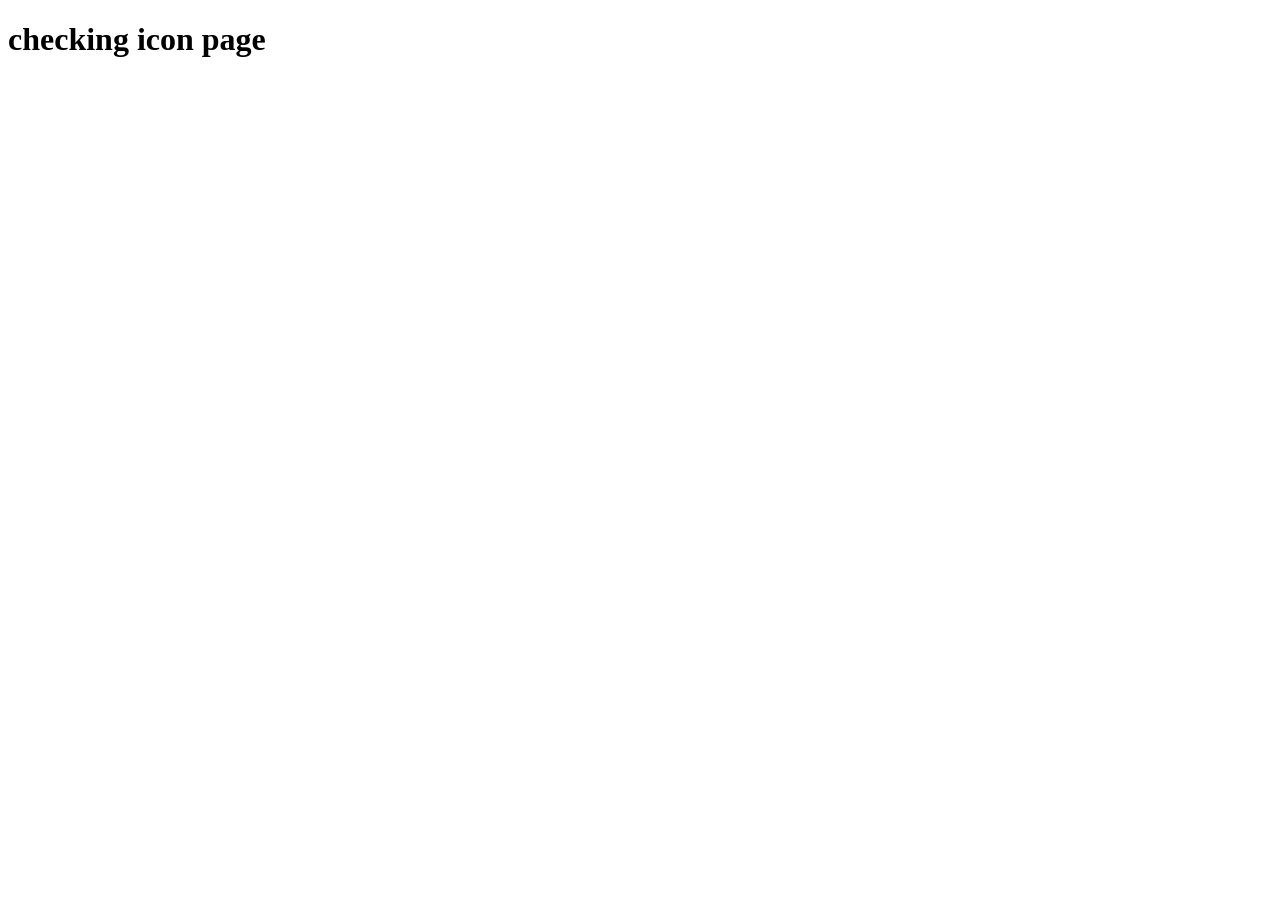
<file: test/templates/index.html>
<!DOCTYPE html>
<html>
	<head>
		<title> checking icon </title>
		<link rel="icon" href="{{ url_for('static', filename='jac.ico') }}">
	</head>
	<body>
		<h1> checking icon page</h1>
	</body>
</html>
</file>
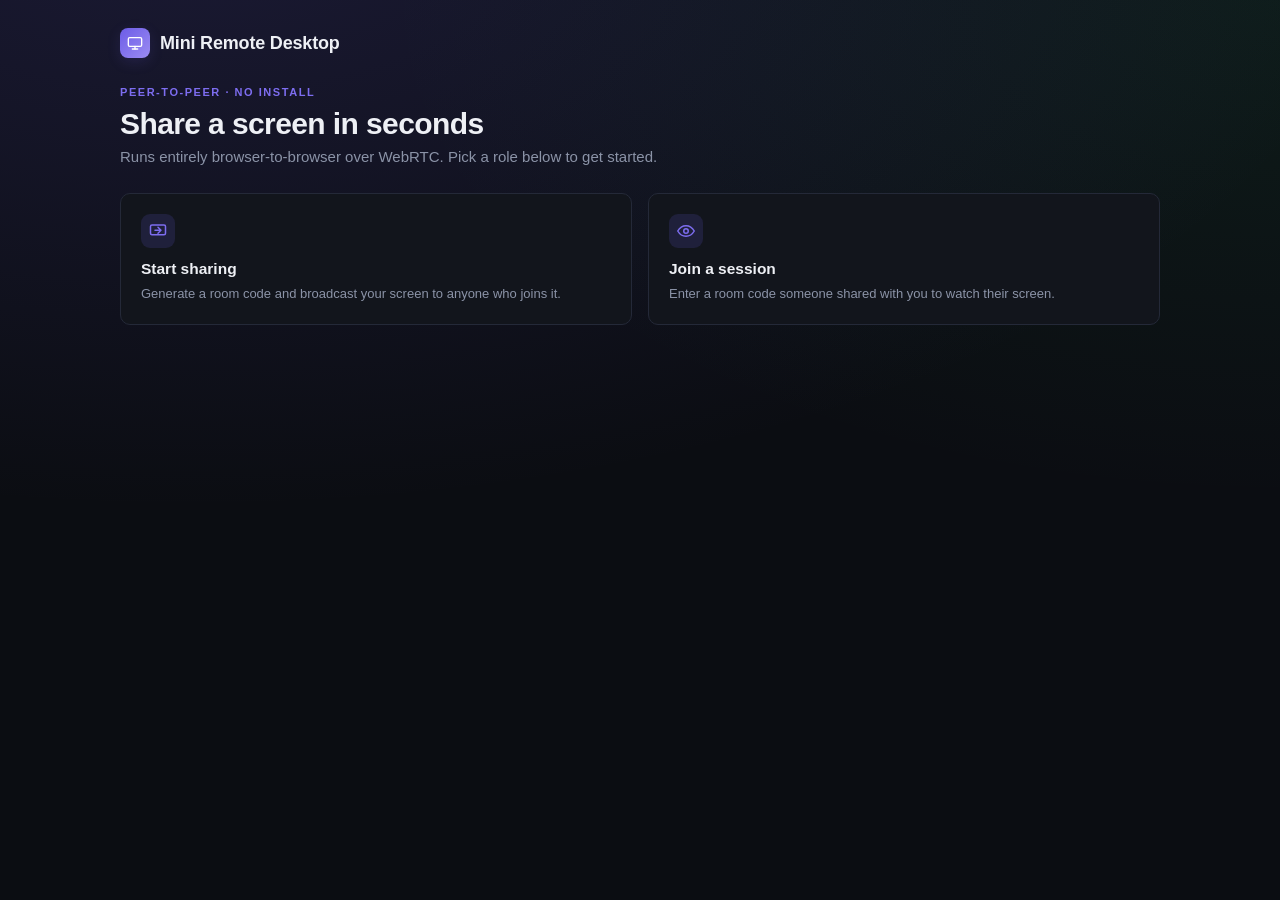
<file: getscreen/get_screen_chat_gpt/web/index.html>
<!DOCTYPE html>
<html lang="en">
<head>
<meta charset="UTF-8">
<meta name="viewport" content="width=device-width, initial-scale=1.0">
<title>Mini Remote Desktop</title>
<link rel="stylesheet" href="style.css">
</head>
<body>

<div class="page">

    <div class="top-bar">
        <a href="/" class="brand">
            <span class="brand-mark">
                <svg viewBox="0 0 24 24" fill="none" stroke="white" stroke-width="2" stroke-linecap="round" stroke-linejoin="round">
                    <rect x="2" y="4" width="20" height="13" rx="2"></rect>
                    <line x1="8" y1="21" x2="16" y2="21"></line>
                    <line x1="12" y1="17" x2="12" y2="21"></line>
                </svg>
            </span>
            Mini Remote Desktop
        </a>
    </div>

    <p class="eyebrow">Peer-to-peer &middot; No install</p>
    <h1>Share a screen in seconds</h1>
    <p class="subtitle">Runs entirely browser-to-browser over WebRTC. Pick a role below to get started.</p>

    <div class="choice-grid">

        <button class="choice-card" id="hostCard" type="button">
            <span class="icon">
                <svg width="18" height="18" viewBox="0 0 24 24" fill="none" stroke="currentColor" stroke-width="2" stroke-linecap="round" stroke-linejoin="round">
                    <rect x="2" y="4" width="20" height="13" rx="2"></rect>
                    <path d="M12 15l4-4-4-4M8 11h8"></path>
                </svg>
            </span>
            <h3>Start sharing</h3>
            <p>Generate a room code and broadcast your screen to anyone who joins it.</p>
        </button>

        <button class="choice-card" id="viewerCard" type="button">
            <span class="icon">
                <svg width="18" height="18" viewBox="0 0 24 24" fill="none" stroke="currentColor" stroke-width="2" stroke-linecap="round" stroke-linejoin="round">
                    <path d="M1 12s4-7 11-7 11 7 11 7-4 7-11 7-11-7-11-7z"></path>
                    <circle cx="12" cy="12" r="3"></circle>
                </svg>
            </span>
            <h3>Join a session</h3>
            <p>Enter a room code someone shared with you to watch their screen.</p>
        </button>

    </div>

    <div class="card" id="joinPanel" hidden>
        <p class="card-title">Join a session</p>
        <div class="field">
            <label for="room">Room code</label>
            <input id="room" type="text" class="uppercase-input" placeholder="e.g. K7P4QX" maxlength="32" autocomplete="off" autocapitalize="characters" spellcheck="false">
            <p class="helper-text">You can paste a full share link here too.</p>
        </div>
        <div class="btn-row">
            <button class="btn btn-primary" id="joinButton" type="button">Join session</button>
            <button class="btn btn-secondary" id="cancelJoin" type="button">Cancel</button>
        </div>
    </div>

</div>

<script type="module" src="js/index.js"></script>
</body>
</html>
</file>
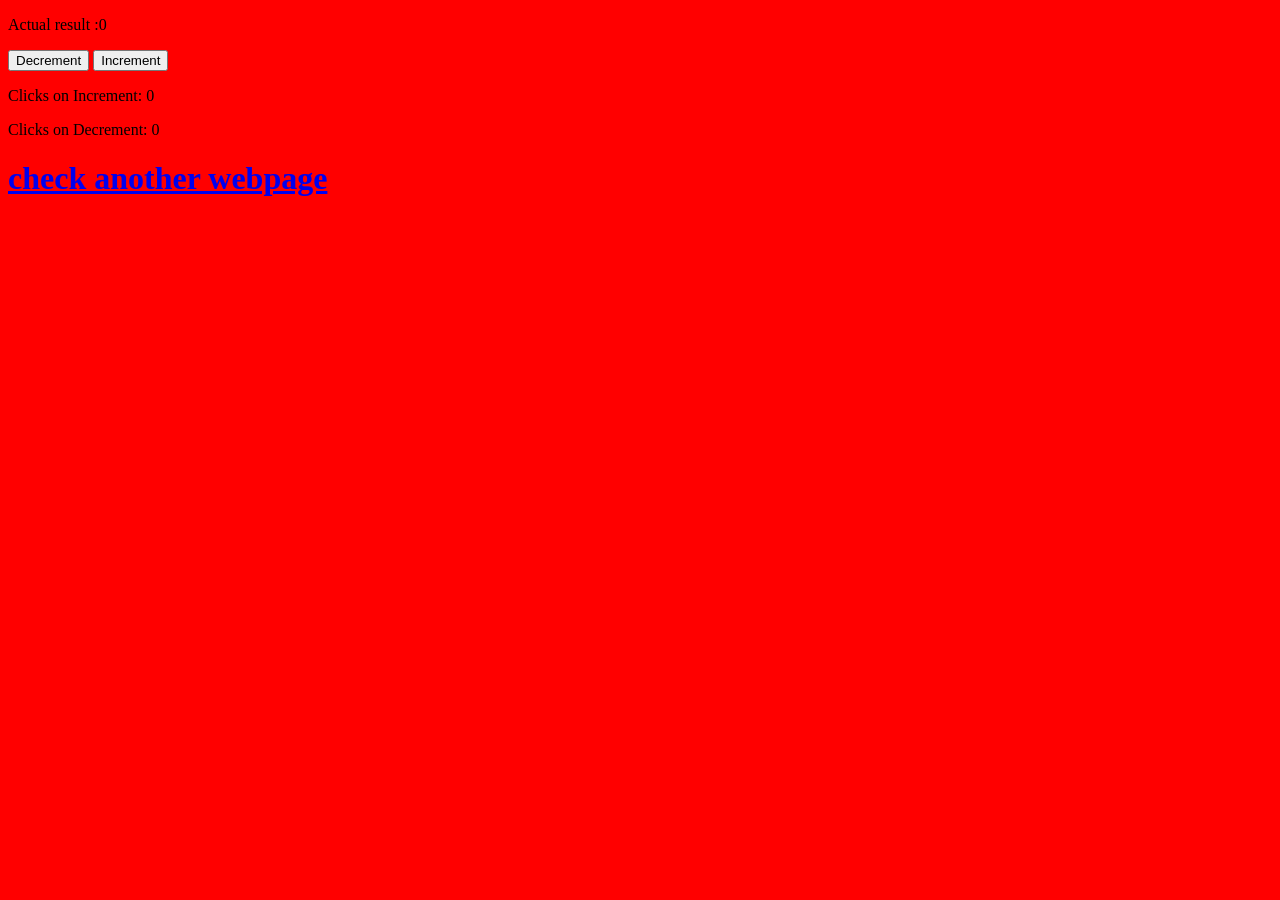
<file: counter.html>
<!DOCTYPE html>
<html>
	<head>
		<title> a simple counter </title>
	</head>
	<body bgcolor="red">
		<div class="container">
			<div class="counter">
				<p>Actual result :<span id="count">0</span></p>
			</div>
			<div>
				<button onclick="dec()">Decrement</button>
				<button onclick="inc()">Increment</button>
			</div>
			<div class="clicks">
				<p>Clicks on Increment: <span id="incCount">0</span></p>
				<p>Clicks on Decrement: <span id="decCount">0</span></p>
			</div>
		</div>
		<h1><a href=http://127.0.0.1:8081> check another webpage </a></h1>
		<script>
			let c=0,ci=0,cd=0;
			const count=document.getElementById("count");
			const incCount=document.getElementById("incCount");
			const decCount=document.getElementById("decCount");
			function inc(){
				c++;
				ci=c;
				update();
			}
			function dec(){
				c--;
				cd=c;
				update();
			}
			function update(){
				count.textContent=c;
				incCount.textContent=ci;
				decCount.textContent=cd;
			}
		</script>
	</body>
</html>
</file>
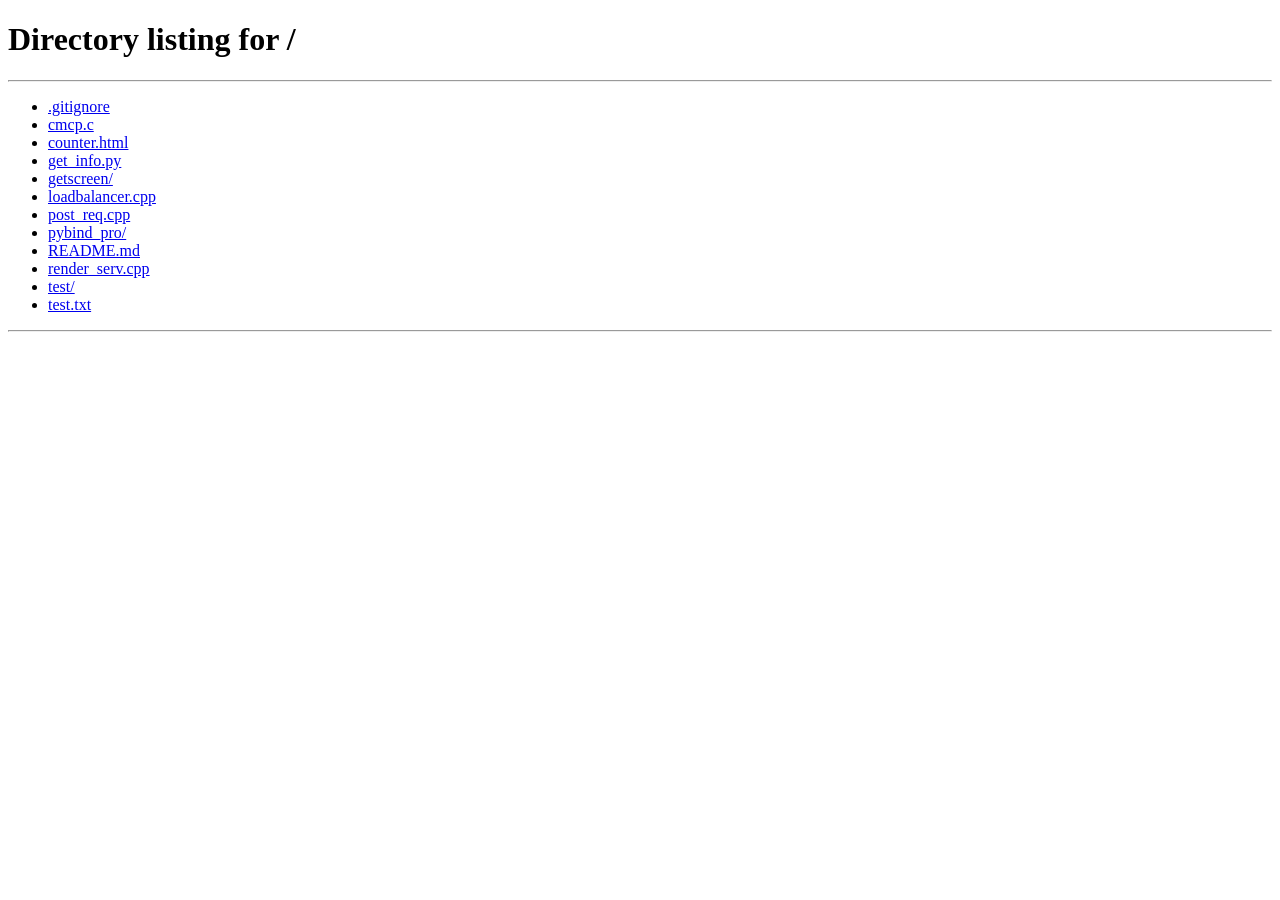
<file: getscreen/get_screen_chat_gpt/web/host.html>
<!DOCTYPE html>
<html lang="en">
<head>
<meta charset="UTF-8">
<meta name="viewport" content="width=device-width, initial-scale=1.0">
<title>Hosting &middot; Mini Remote Desktop</title>
<link rel="stylesheet" href="style.css">
</head>
<body>

<div class="page">

    <a href="/" class="back-link">&larr; Back</a>

    <p class="eyebrow">Host</p>
    <h1>Share your screen</h1>
    <p class="subtitle">Keep this tab open while you're presenting. Anyone with the room code can watch.</p>

    <div class="card">
        <p class="card-title">Room</p>
        <div class="room-code-display">
            <span class="code" id="roomCode">------</span>
            <div style="display:flex; gap:8px;">
                <button class="btn btn-secondary btn-icon" id="copyCode" title="Copy room code" type="button">
                    <svg width="16" height="16" viewBox="0 0 24 24" fill="none" stroke="currentColor" stroke-width="2" stroke-linecap="round" stroke-linejoin="round"><rect x="9" y="9" width="13" height="13" rx="2"></rect><path d="M5 15H4a2 2 0 01-2-2V4a2 2 0 012-2h9a2 2 0 012 2v1"></path></svg>
                </button>
                <button class="btn btn-secondary" id="copyLink" type="button">Copy viewer link</button>
            </div>
        </div>
        <div class="status-row">
            <span class="status-dot connecting" id="statusDot"></span>
            <span id="statusText">Connecting to signaling server&hellip;</span>
        </div>
    </div>

    <div class="card">
        <p class="card-title">Controls</p>
        <div class="btn-row" style="margin-top:0;">
            <button class="btn btn-primary" id="shareButton" type="button">
                <svg width="16" height="16" viewBox="0 0 24 24" fill="none" stroke="currentColor" stroke-width="2" stroke-linecap="round" stroke-linejoin="round"><rect x="2" y="4" width="20" height="13" rx="2"></rect><path d="M8 21h8M12 17v4"></path></svg>
                Share screen
            </button>
            <button class="btn btn-danger" id="stopButton" type="button" disabled>Stop sharing</button>
        </div>
    </div>

    <div class="card">
        <p class="card-title">Preview</p>
        <div class="video-wrap">
            <video id="preview" autoplay muted playsinline></video>
            <div class="video-empty-state" id="previewEmpty">
                <svg viewBox="0 0 24 24" fill="none" stroke="currentColor" stroke-width="1.5" stroke-linecap="round" stroke-linejoin="round"><rect x="2" y="4" width="20" height="13" rx="2"></rect><path d="M8 21h8M12 17v4"></path></svg>
                <span class="empty-title">Nothing shared yet</span>
                <span class="empty-sub">Click "Share screen" and choose a window, tab, or your entire display.</span>
            </div>
        </div>
        <div class="video-toolbar">
            <div class="stat-pills" id="statPills"></div>
        </div>
    </div>

    <div class="card">
        <p class="card-title">Viewers (<span id="viewerCount">0</span>)</p>
        <ul class="viewer-list" id="viewerList"></ul>
    </div>

</div>

<script type="module" src="js/host.js"></script>
</body>
</html>
</file>
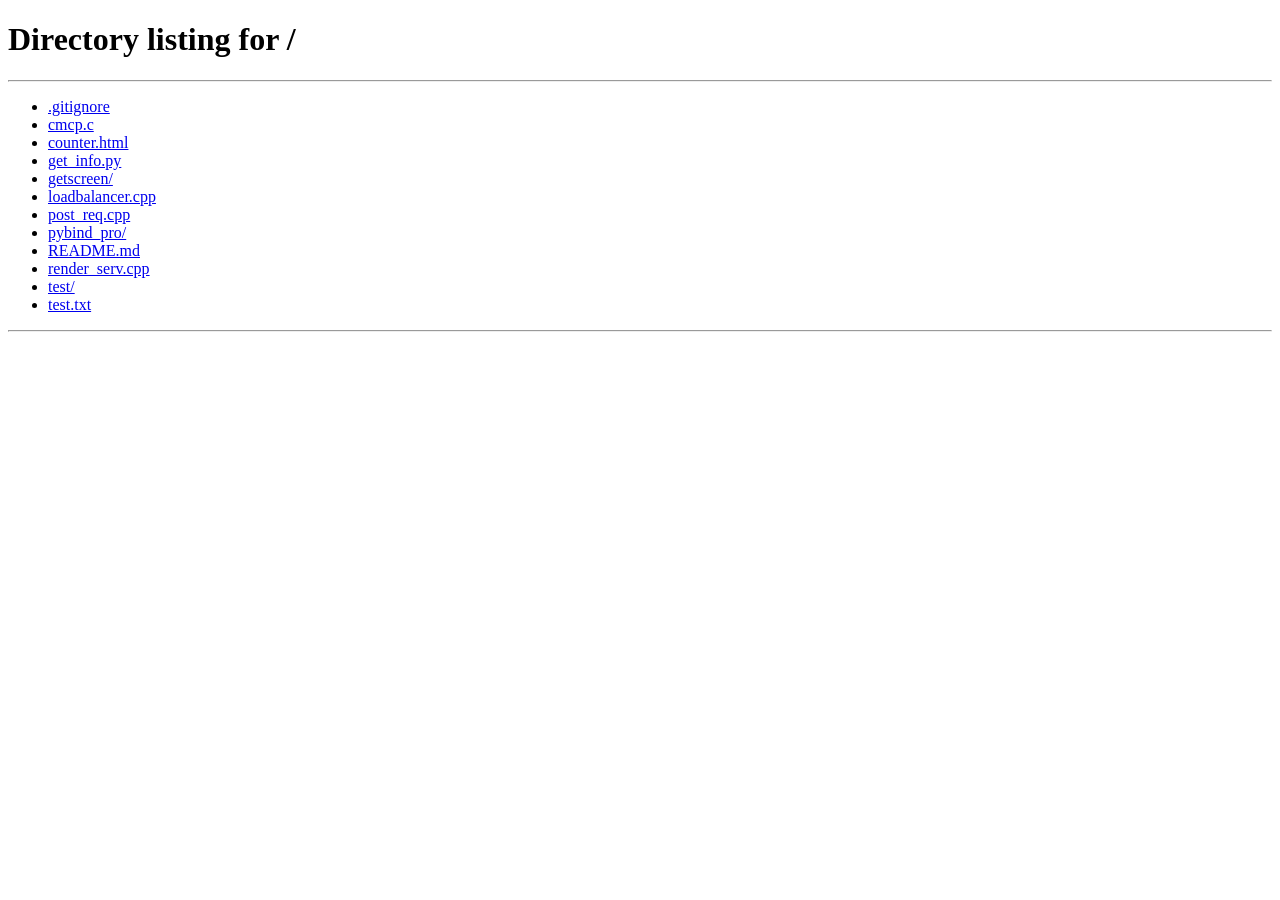
<file: getscreen/get_screen_chat_gpt/web/viewer.html>
<!DOCTYPE html>
<html lang="en">
<head>
<meta charset="UTF-8">
<meta name="viewport" content="width=device-width, initial-scale=1.0">
<title>Viewing &middot; Mini Remote Desktop</title>
<link rel="stylesheet" href="style.css">
</head>
<body>

<div class="page">

    <a href="/" class="back-link">&larr; Back</a>

    <p class="eyebrow">Viewer</p>
    <h1>Room <span id="roomCode">------</span></h1>
    <p class="subtitle">Watching this room's shared screen live.</p>

    <div class="card">
        <div class="status-row" style="margin-top:0;">
            <span class="status-dot connecting" id="statusDot"></span>
            <span id="statusText">Connecting to signaling server&hellip;</span>
        </div>
    </div>

    <div class="card">
        <div class="video-wrap" id="videoWrap">
            <video id="remoteVideo" autoplay playsinline></video>
            <div class="video-empty-state" id="videoEmpty">
                <svg viewBox="0 0 24 24" fill="none" stroke="currentColor" stroke-width="1.5" stroke-linecap="round" stroke-linejoin="round"><path d="M1 12s4-7 11-7 11 7 11 7-4 7-11 7-11-7-11-7z"></path><circle cx="12" cy="12" r="3"></circle></svg>
                <span class="empty-title" id="emptyTitle">Waiting for the host</span>
                <span class="empty-sub" id="emptySub">You'll see their screen here as soon as they start sharing.</span>
            </div>
        </div>
        <div class="video-toolbar">
            <div class="stat-pills" id="statPills"></div>
            <button class="btn btn-secondary" id="fullscreenButton" type="button" disabled>Fullscreen</button>
        </div>
    </div>

</div>

<script type="module" src="js/viewer.js"></script>
</body>
</html>
</file>
<file: getscreen/get_screen_chat_gpt/web/style.css>
:root {
    --bg: #0b0d12;
    --bg-elevated: #12151c;
    --card: #161a23;
    --card-border: #242938;
    --text: #eef0f5;
    --text-muted: #8b93a7;
    --accent: #6c5ce7;
    --accent-hover: #7d6df0;
    --accent-soft: rgba(108, 92, 231, 0.15);
    --success: #2ecc71;
    --danger: #ff5c6c;
    --warning: #f5b942;
    --radius-lg: 16px;
    --radius-md: 10px;
    --radius-sm: 7px;
    --shadow: 0 10px 30px rgba(0, 0, 0, 0.35);
    --font: -apple-system, BlinkMacSystemFont, "Segoe UI", Roboto, "Helvetica Neue", Arial, sans-serif;
}

* {
    box-sizing: border-box;
}

html, body {
    height: 100%;
}

body {
    margin: 0;
    font-family: var(--font);
    background:
        radial-gradient(1200px 600px at 15% -10%, rgba(108, 92, 231, 0.16), transparent),
        radial-gradient(900px 500px at 100% 0%, rgba(46, 204, 113, 0.08), transparent),
        var(--bg);
    color: var(--text);
    -webkit-font-smoothing: antialiased;
}

.page {
    max-width: 1080px;
    margin: 0 auto;
    padding: 28px 20px 60px;
}

/* ---------- Header ---------- */
.top-bar {
    display: flex;
    align-items: center;
    justify-content: space-between;
    margin-bottom: 28px;
}

.brand {
    display: flex;
    align-items: center;
    gap: 10px;
    font-weight: 700;
    font-size: 18px;
    letter-spacing: -0.01em;
    text-decoration: none;
    color: var(--text);
}

.brand-mark {
    width: 30px;
    height: 30px;
    border-radius: 8px;
    background: linear-gradient(135deg, var(--accent), #9b8cf2);
    display: grid;
    place-items: center;
    box-shadow: 0 4px 14px var(--accent-soft);
}

.brand-mark svg {
    width: 16px;
    height: 16px;
}

.eyebrow {
    text-transform: uppercase;
    letter-spacing: 0.14em;
    font-size: 11px;
    font-weight: 700;
    color: var(--accent-hover);
    margin: 0 0 8px;
}

h1 {
    font-size: 30px;
    line-height: 1.2;
    margin: 0 0 6px;
    letter-spacing: -0.02em;
}

.subtitle {
    color: var(--text-muted);
    margin: 0 0 28px;
    font-size: 15px;
}

/* ---------- Cards ---------- */
.card {
    background: var(--card);
    border: 1px solid var(--card-border);
    border-radius: var(--radius-lg);
    padding: 24px;
    box-shadow: var(--shadow);
}

.card + .card {
    margin-top: 18px;
}

.card-title {
    font-size: 13px;
    font-weight: 700;
    text-transform: uppercase;
    letter-spacing: 0.08em;
    color: var(--text-muted);
    margin: 0 0 16px;
}

/* ---------- Form elements ---------- */
label {
    display: block;
    font-size: 13px;
    font-weight: 600;
    color: var(--text-muted);
    margin-bottom: 8px;
}

input[type="text"] {
    width: 100%;
    font-family: inherit;
    font-size: 16px;
    padding: 13px 14px;
    background: var(--bg-elevated);
    border: 1px solid var(--card-border);
    color: var(--text);
    border-radius: var(--radius-md);
    outline: none;
    transition: border-color 0.15s ease, box-shadow 0.15s ease;
    letter-spacing: 0.02em;
}

input[type="text"]:focus {
    border-color: var(--accent);
    box-shadow: 0 0 0 3px var(--accent-soft);
}

input[type="text"].uppercase-input {
    text-transform: uppercase;
}

.field {
    margin-bottom: 16px;
}

.input-row {
    display: flex;
    gap: 10px;
}

.input-row input {
    flex: 1;
}

/* ---------- Buttons ---------- */
.btn {
    appearance: none;
    border: none;
    font-family: inherit;
    font-size: 14.5px;
    font-weight: 600;
    padding: 12px 18px;
    border-radius: var(--radius-md);
    cursor: pointer;
    display: inline-flex;
    align-items: center;
    justify-content: center;
    gap: 8px;
    transition: transform 0.06s ease, background 0.15s ease, opacity 0.15s ease, box-shadow 0.15s ease;
    white-space: nowrap;
}

.btn:active {
    transform: translateY(1px);
}

.btn:disabled {
    opacity: 0.45;
    cursor: not-allowed;
}

.btn-primary {
    background: var(--accent);
    color: white;
    box-shadow: 0 6px 18px var(--accent-soft);
}

.btn-primary:hover:not(:disabled) {
    background: var(--accent-hover);
}

.btn-secondary {
    background: var(--bg-elevated);
    color: var(--text);
    border: 1px solid var(--card-border);
}

.btn-secondary:hover:not(:disabled) {
    border-color: #38404f;
}

.btn-danger {
    background: rgba(255, 92, 108, 0.12);
    color: var(--danger);
    border: 1px solid rgba(255, 92, 108, 0.3);
}

.btn-danger:hover:not(:disabled) {
    background: rgba(255, 92, 108, 0.2);
}

.btn-icon {
    padding: 12px;
    width: 42px;
}

.btn-block {
    width: 100%;
}

.btn-row {
    display: flex;
    gap: 10px;
    flex-wrap: wrap;
    margin-top: 18px;
}

.link-btn {
    background: none;
    border: none;
    color: var(--accent-hover);
    font-weight: 600;
    font-size: 14px;
    cursor: pointer;
    padding: 0;
}

/* ---------- Status badge ---------- */
.status-row {
    display: flex;
    align-items: center;
    gap: 10px;
    margin-top: 18px;
    font-size: 14px;
    color: var(--text-muted);
}

.status-dot {
    width: 9px;
    height: 9px;
    border-radius: 50%;
    background: var(--text-muted);
    flex-shrink: 0;
    box-shadow: 0 0 0 3px transparent;
    transition: background 0.2s ease, box-shadow 0.2s ease;
}

.status-dot.connecting {
    background: var(--warning);
    box-shadow: 0 0 0 3px rgba(245, 185, 66, 0.18);
    animation: pulse 1.4s ease-in-out infinite;
}

.status-dot.connected {
    background: var(--success);
    box-shadow: 0 0 0 3px rgba(46, 204, 113, 0.18);
}

.status-dot.error {
    background: var(--danger);
    box-shadow: 0 0 0 3px rgba(255, 92, 108, 0.18);
}

@keyframes pulse {
    0%, 100% { opacity: 1; }
    50% { opacity: 0.45; }
}

/* ---------- Room code display ---------- */
.room-code-display {
    display: flex;
    align-items: center;
    justify-content: space-between;
    gap: 12px;
    background: var(--bg-elevated);
    border: 1px dashed var(--card-border);
    border-radius: var(--radius-md);
    padding: 14px 16px;
}

.room-code-display .code {
    font-size: 22px;
    font-weight: 700;
    letter-spacing: 0.12em;
    font-family: "SF Mono", "Cascadia Code", Consolas, monospace;
}

/* ---------- Video ---------- */
.video-wrap {
    position: relative;
    background: #000;
    border-radius: var(--radius-md);
    overflow: hidden;
    aspect-ratio: 16 / 9;
    display: flex;
    align-items: center;
    justify-content: center;
}

video {
    width: 100%;
    height: 100%;
    object-fit: contain;
    background: #000;
    display: block;
}

.video-empty-state {
    position: absolute;
    inset: 0;
    display: flex;
    flex-direction: column;
    align-items: center;
    justify-content: center;
    gap: 10px;
    color: var(--text-muted);
    text-align: center;
    padding: 20px;
    background: #000;
}

.video-empty-state svg {
    width: 40px;
    height: 40px;
    opacity: 0.55;
}

.video-empty-state .empty-title {
    color: var(--text);
    font-weight: 600;
    font-size: 15px;
}

.video-empty-state .empty-sub {
    font-size: 13px;
    max-width: 320px;
}

.video-toolbar {
    display: flex;
    align-items: center;
    justify-content: space-between;
    margin-top: 14px;
    gap: 10px;
    flex-wrap: wrap;
}

.stat-pills {
    display: flex;
    gap: 8px;
    flex-wrap: wrap;
}

.pill {
    background: var(--bg-elevated);
    border: 1px solid var(--card-border);
    color: var(--text-muted);
    font-size: 12.5px;
    padding: 6px 10px;
    border-radius: 999px;
    font-variant-numeric: tabular-nums;
}

/* ---------- Viewer list (host page) ---------- */
.viewer-list {
    list-style: none;
    margin: 0;
    padding: 0;
    display: flex;
    flex-direction: column;
    gap: 8px;
}

.viewer-list:empty::before {
    content: "No viewers connected yet.";
    color: var(--text-muted);
    font-size: 13.5px;
}

.viewer-list li {
    display: flex;
    align-items: center;
    gap: 10px;
    background: var(--bg-elevated);
    border: 1px solid var(--card-border);
    border-radius: var(--radius-sm);
    padding: 10px 12px;
    font-size: 13.5px;
}

.viewer-list .avatar {
    width: 22px;
    height: 22px;
    border-radius: 50%;
    background: var(--accent-soft);
    color: var(--accent-hover);
    display: grid;
    place-items: center;
    font-size: 11px;
    font-weight: 700;
    flex-shrink: 0;
}

/* ---------- Toasts ---------- */
.toast-stack {
    position: fixed;
    bottom: 20px;
    right: 20px;
    display: flex;
    flex-direction: column;
    gap: 10px;
    z-index: 1000;
}

.toast {
    background: var(--card);
    border: 1px solid var(--card-border);
    color: var(--text);
    padding: 12px 16px;
    border-radius: var(--radius-md);
    box-shadow: var(--shadow);
    font-size: 13.5px;
    max-width: 320px;
    animation: slide-in 0.18s ease;
    border-left: 3px solid var(--accent);
}

.toast.error { border-left-color: var(--danger); }
.toast.success { border-left-color: var(--success); }

@keyframes slide-in {
    from { transform: translateY(8px); opacity: 0; }
    to { transform: translateY(0); opacity: 1; }
}

/* ---------- Landing page choices ---------- */
.choice-grid {
    display: grid;
    grid-template-columns: 1fr 1fr;
    gap: 16px;
}

.choice-card {
    background: var(--bg-elevated);
    border: 1px solid var(--card-border);
    border-radius: var(--radius-md);
    padding: 20px;
    cursor: pointer;
    text-align: left;
    color: var(--text);
    transition: border-color 0.15s ease, transform 0.1s ease;
}

.choice-card:hover {
    border-color: var(--accent);
    transform: translateY(-2px);
}

.choice-card .icon {
    width: 34px;
    height: 34px;
    border-radius: 9px;
    background: var(--accent-soft);
    display: grid;
    place-items: center;
    margin-bottom: 12px;
    color: var(--accent-hover);
}

.choice-card h3 {
    margin: 0 0 6px;
    font-size: 15.5px;
}

.choice-card p {
    margin: 0;
    font-size: 13px;
    color: var(--text-muted);
    line-height: 1.5;
}

.helper-text {
    font-size: 12.5px;
    color: var(--text-muted);
    margin-top: 8px;
}

.back-link {
    display: inline-flex;
    align-items: center;
    gap: 6px;
    color: var(--text-muted);
    text-decoration: none;
    font-size: 13.5px;
    margin-bottom: 16px;
    font-weight: 600;
}

.back-link:hover {
    color: var(--text);
}

/* ---------- Responsive ---------- */
@media (max-width: 640px) {
    .page {
        padding: 20px 14px 40px;
    }
    h1 {
        font-size: 24px;
    }
    .choice-grid {
        grid-template-columns: 1fr;
    }
    .card {
        padding: 18px;
    }
    .btn-row {
        flex-direction: column;
    }
    .btn-row .btn {
        width: 100%;
    }
}
</file>
